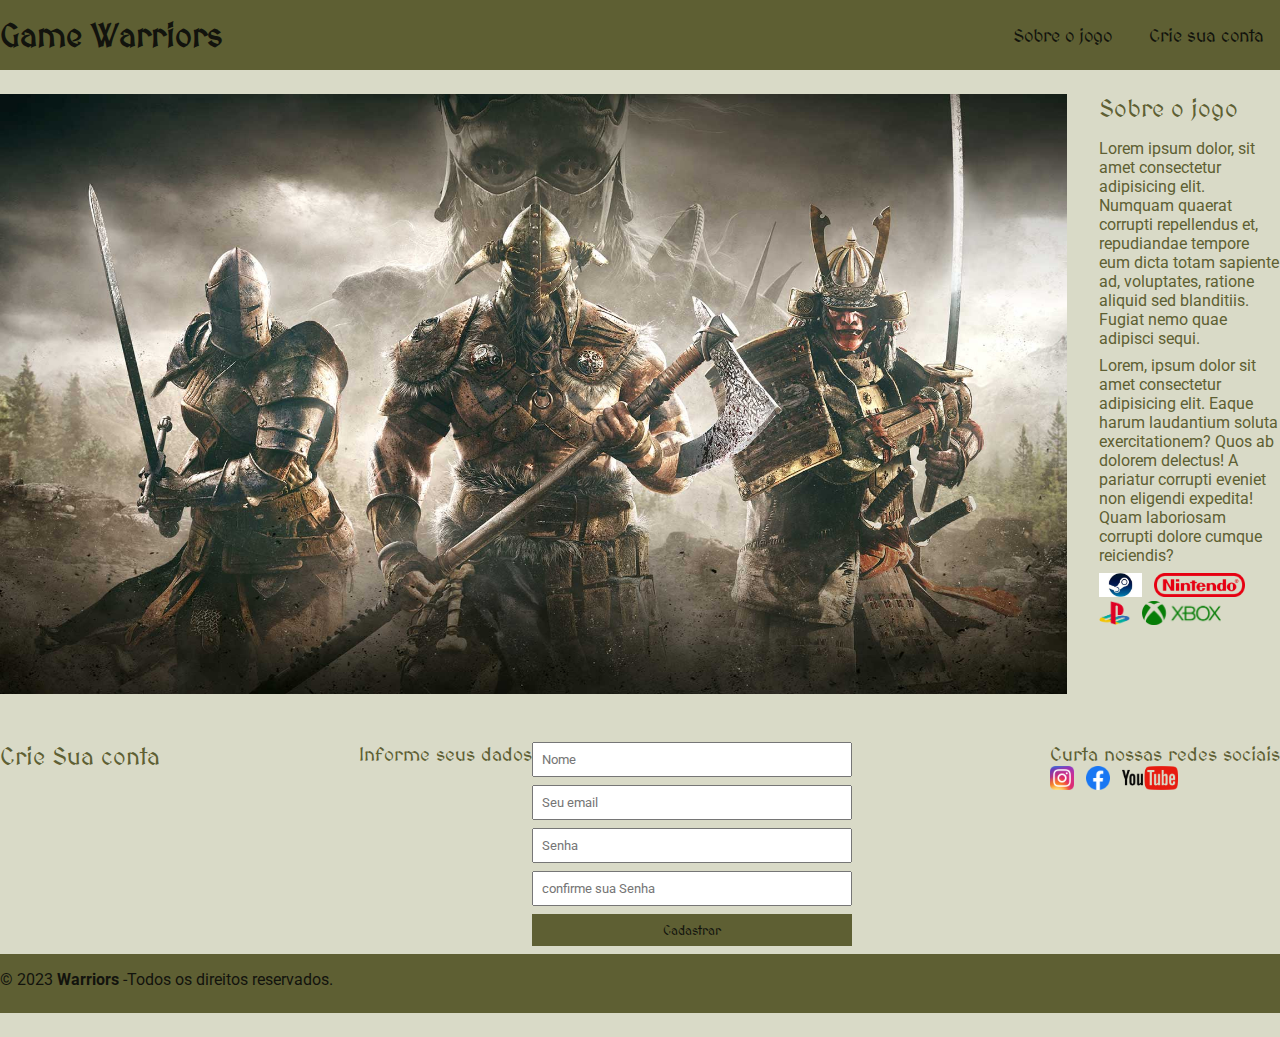
<file: index.html>
<!DOCTYPE html>
<html lang="pt-br">
<head>
    <meta charset="UTF-8">
    <meta name="viewport" content="width=device-width, initial-scale=1.0">
    <title>Game warriors - Venha para a batalha</title>
    <link rel="stylesheet" href="./main.css">
    <link rel="preconnect" href="https://fonts.googleapis.com">
<link rel="preconnect" href="https://fonts.gstatic.com" crossorigin>
<link href="https://fonts.googleapis.com/css2?family=MedievalSharp&display=swap" rel="stylesheet">
<link href="https://fonts.googleapis.com/css2?family=Bungee&family=Roboto&display=swap" rel="stylesheet">
</head>
<body>
    <header>
        <div class="container">
            <h1>Game Warriors</h1>
            <nav>
                <ul>
                    <li>
                        <a href="#about-game" >Sobre o jogo</a>
                    </li>
                    <li>
                        <a href="#create-account">Crie sua conta</a>
                    </li>
                </ul>
            </nav>
        </div>
    </header>
    <section id="about-game">
        <div class="container">
            <img class="game-front" src="./Imagens/guerreiros.jpg" alt="Imagem ilustrativa do jogo warriors" height="600">
            <div>
                <h2>Sobre o jogo</h2>
                <p>
                    Lorem ipsum dolor, sit amet consectetur adipisicing elit. Numquam quaerat corrupti repellendus et, repudiandae tempore eum dicta totam sapiente ad, voluptates, ratione aliquid sed blanditiis. Fugiat nemo quae adipisci sequi.
                </p>
                <p>
                    Lorem, ipsum dolor sit amet consectetur adipisicing elit. Eaque harum laudantium soluta exercitationem? Quos ab dolorem delectus! A pariatur corrupti eveniet non eligendi expedita! Quam laboriosam corrupti dolore cumque reiciendis?
                </p>
                <ul class="plataform">
                    <li><img src="./Imagens/steam.jpg" alt="steam"></li>
                    <li><img src="./Imagens/nintendo.png" alt="nintendo"></li>
                    <li><img src="./Imagens/playstation.png" alt="playstation"></li>
                    <li><img src="./Imagens/xbox.png" alt="xbox"></li>
                </ul>
            </div>
        </div>
    </section>
    <section id="create-account">
        <div class="container">
            <h2>Crie Sua conta</h2>
            <div class="contacts">
                <h3>Informe seus dados</h3>
                <form>
                    <input type="text" placeholder="Nome" required>
                    <input type="email" placeholder="Seu email" required>
                    <input type="password" placeholder="Senha" required>
                    <input type="password" placeholder="confirme sua Senha" required>
                    <button type="submit" >Cadastrar</button>
                </form>
            </div>
            <div>
                <h3>Curta nossas redes sociais</h3>
                <ul class="social-links">
                    <li>
                        <a href="#" title="Siga-nos no instagram">
                            <img src="./Imagens/instagram.png" alt="">
                        </a>
                    </li>
                    <li>
                        <a href="#" title="Siga-nos no facebook">
                            <img src="./Imagens/facebook.png" alt="">
                        </a>
                    </li>
                    <li>
                        <a href="#" title="Siga-nos no youtube">
                            <img src="./Imagens/youtube.png" alt="">
                        </a>
                    </li>
                </ul>
            </div>
        </div>
        <footer>
            <p>
                &copy; 2023 <b>Warriors</b> -Todos os direitos reservados.
            </p>
        </footer>
    </section>
</body>
</html>
</file>
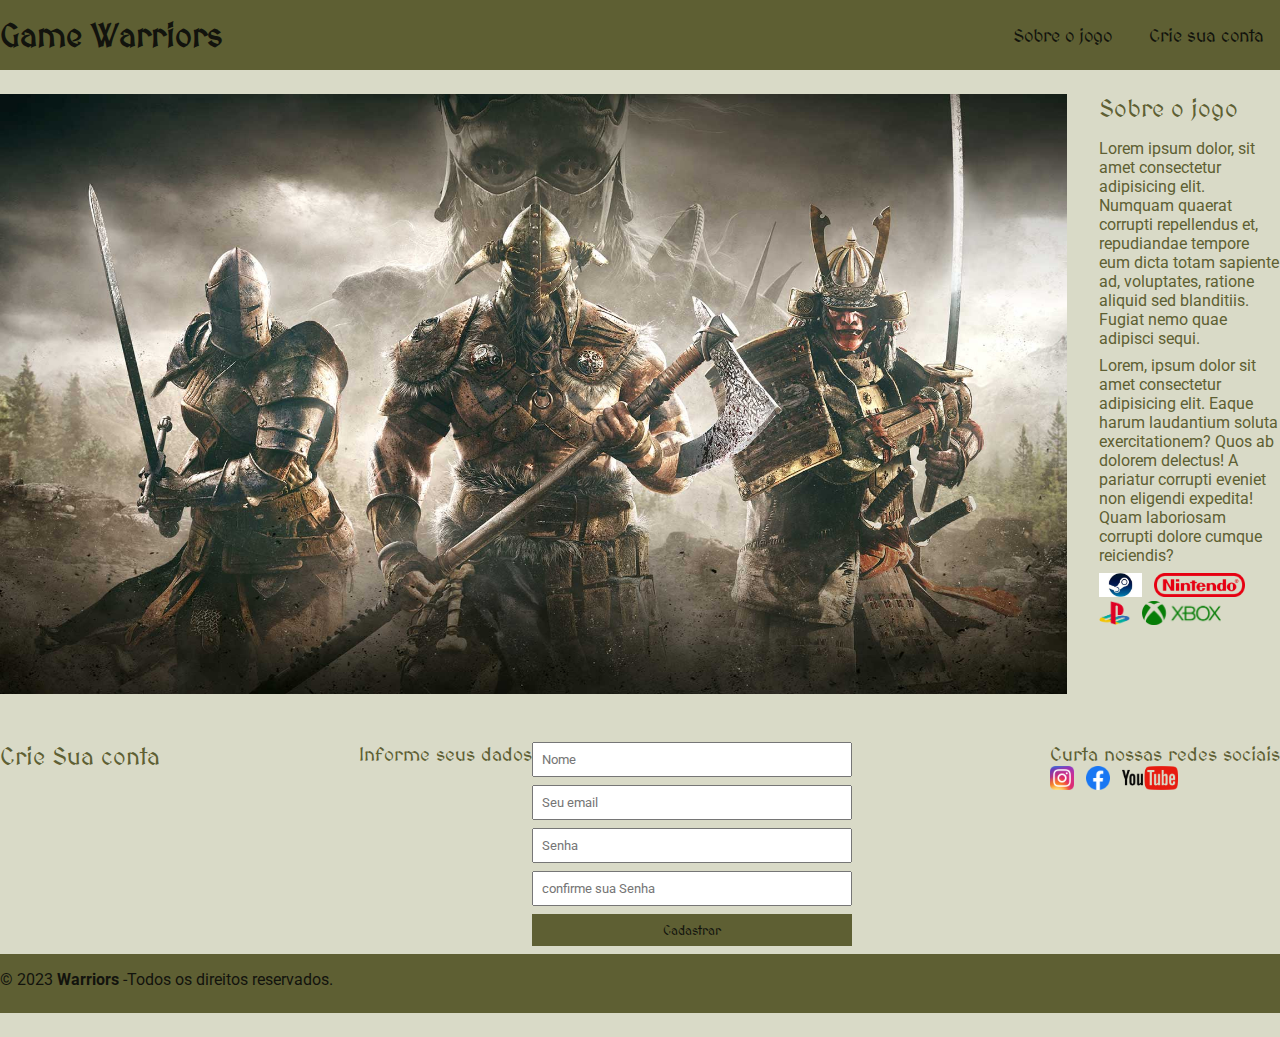
<file: projeto-css.html>
<!DOCTYPE html>
<html lang="pt-br">
<head>
    <meta charset="UTF-8">
    <meta name="viewport" content="width=device-width, initial-scale=1.0">
    <title>Game warriors - Venha para a batalha</title>
    <link rel="stylesheet" href="./main.css">
    <link rel="preconnect" href="https://fonts.googleapis.com">
<link rel="preconnect" href="https://fonts.gstatic.com" crossorigin>
<link href="https://fonts.googleapis.com/css2?family=MedievalSharp&display=swap" rel="stylesheet">
<link href="https://fonts.googleapis.com/css2?family=Bungee&family=Roboto&display=swap" rel="stylesheet">
</head>
<body>
    <header>
        <div class="container">
            <h1>Game Warriors</h1>
            <nav>
                <ul>
                    <li>
                        <a href="#about-game" >Sobre o jogo</a>
                    </li>
                    <li>
                        <a href="#create-account">Crie sua conta</a>
                    </li>
                </ul>
            </nav>
        </div>
    </header>
    <section id="about-game">
        <div class="container">
            <img class="game-front" src="./Imagens/guerreiros.jpg" alt="Imagem ilustrativa do jogo warriors" height="600">
            <div>
                <h2>Sobre o jogo</h2>
                <p>
                    Lorem ipsum dolor, sit amet consectetur adipisicing elit. Numquam quaerat corrupti repellendus et, repudiandae tempore eum dicta totam sapiente ad, voluptates, ratione aliquid sed blanditiis. Fugiat nemo quae adipisci sequi.
                </p>
                <p>
                    Lorem, ipsum dolor sit amet consectetur adipisicing elit. Eaque harum laudantium soluta exercitationem? Quos ab dolorem delectus! A pariatur corrupti eveniet non eligendi expedita! Quam laboriosam corrupti dolore cumque reiciendis?
                </p>
                <ul class="plataform">
                    <li><img src="./Imagens/steam.jpg" alt="steam"></li>
                    <li><img src="./Imagens/nintendo.png" alt="nintendo"></li>
                    <li><img src="./Imagens/playstation.png" alt="playstation"></li>
                    <li><img src="./Imagens/xbox.png" alt="xbox"></li>
                </ul>
            </div>
        </div>
    </section>
    <section id="create-account">
        <div class="container">
            <h2>Crie Sua conta</h2>
            <div class="contacts">
                <h3>Informe seus dados</h3>
                <form>
                    <input type="text" placeholder="Nome" required>
                    <input type="email" placeholder="Seu email" required>
                    <input type="password" placeholder="Senha" required>
                    <input type="password" placeholder="confirme sua Senha" required>
                    <button type="submit" >Cadastrar</button>
                </form>
            </div>
            <div>
                <h3>Curta nossas redes sociais</h3>
                <ul class="social-links">
                    <li>
                        <a href="#" title="Siga-nos no instagram">
                            <img src="./Imagens/instagram.png" alt="">
                        </a>
                    </li>
                    <li>
                        <a href="#" title="Siga-nos no facebook">
                            <img src="./Imagens/facebook.png" alt="">
                        </a>
                    </li>
                    <li>
                        <a href="#" title="Siga-nos no youtube">
                            <img src="./Imagens/youtube.png" alt="">
                        </a>
                    </li>
                </ul>
            </div>
        </div>
        <footer>
            <p>
                &copy; 2023 <b>Warriors</b> -Todos os direitos reservados.
            </p>
        </footer>
    </section>
</body>
</html>
</file>
<file: main.css>
* {
    margin: 0;
    padding: 0;
    box-sizing: border-box;
}

header,
section h2,
section h3,
form button {
    font-family: 'MedievalSharp', cursive;
    font-weight: normal;
}

body {
    background-color: #d9dac7;
}
body,
input {
    font-family: 'Roboto', sans-serif;
}

header {
    padding: 16px 0;
    background-color: #5e5f33;
    color: #12130d;
}

header nav li{
    display: inline;
    margin: 16px;
    font-size: 18px;
}

header nav li a {
    color: #12130d;
    text-decoration: none;
}

.container {
    max-width: 1280px;
    width: 100%;
    margin: 0 auto;
}

header .container,
section .container {
    display: flex;
    align-items: center;
    justify-content: space-between;
}

.plataform img {
    height: 24px;
}

.plataform li {
    display: inline;
    margin-right: 8px;
}

section .container {
    align-items: flex-start;
}

section {
    padding: 24px 0;
    color: #5e5f33;
}

section h2 {
    margin-bottom: 16px;
}

section p {
    margin-bottom: 8px;
}

.game-front {
    margin-right: 32px;
}

section .container .game-front img {
    height: 600px;
}

.social-links img {
    height: 24px;
}

.social-links li {
    display: inline;
    margin-right: 8px;
}
.social-links li a {
    text-decoration: none;
}

#contacts .container {
    display: block;
}

.contacts {
    display: flex;
    justify-content: space-between;
}

form input,
form button {
    display: block;
    width: 320px;
    margin-bottom: 8px;
    padding: 8px;
}

form button {
    background-color: #5e5f33;
    color: #12130d;
    border: none;
    cursor: pointer;
}

form button:hover {
    background-color: #898a54;
}

input:focus {
    outline: #5e5f33;
}

footer {
    background-color: #5e5f33;
    color: #12130d;
    padding: 16px 0;
}
</file>
